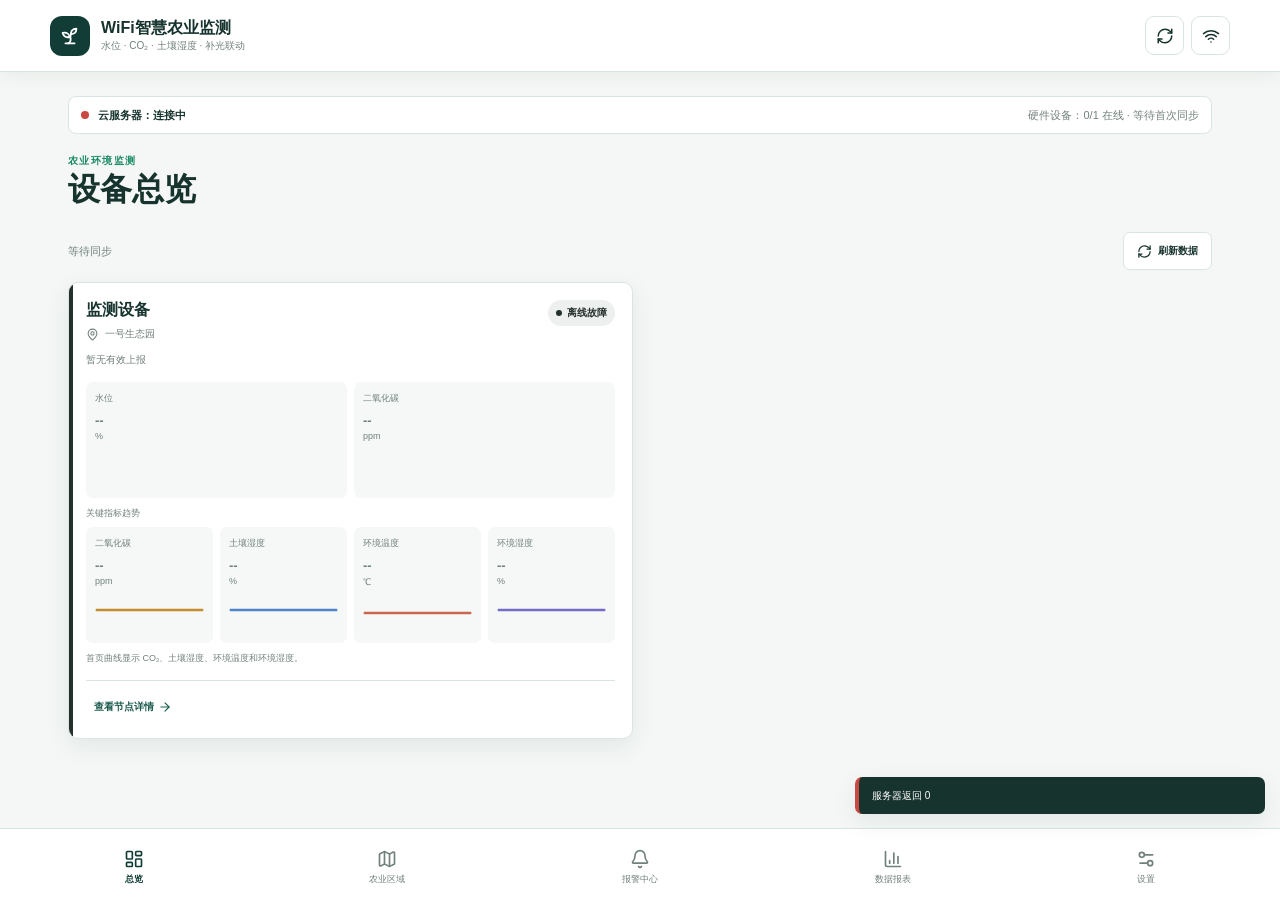
<file: app/index.html>
<!doctype html>
<html lang="zh-CN">
<head>
  <meta charset="utf-8">
  <meta name="viewport" content="width=device-width, initial-scale=1, maximum-scale=1, user-scalable=no, viewport-fit=cover">
  <meta name="theme-color" content="#123d36">
  <meta name="format-detection" content="telephone=no">
  <meta http-equiv="Content-Security-Policy" content="default-src 'self' data: blob:; script-src 'self'; style-src 'self' 'unsafe-inline'; img-src 'self' data: blob:; connect-src 'self' http://server.example.com:18127; object-src 'none'; base-uri 'none'; form-action 'self'">
  <title>WiFi智慧农业监测</title>
  <link rel="icon" href="./icon-agri.png">
  <link rel="stylesheet" href="./css/app.css?v=agri-control-20261024-03">
</head>
<body>
  <div id="app" class="app-shell">
    <header class="topbar">
      <div class="brand-mark"><i data-lucide="sprout"></i></div>
      <div class="brand-copy"><button class="brand-title" type="button" data-action="edit-app-title" aria-label="修改项目名称"><strong data-app-title>WiFi智慧农业监测</strong></button><span>水位 · CO₂ · 土壤湿度 · 补光联动</span></div>
      <div class="topbar-actions">
        <button class="icon-button" type="button" data-action="refresh" aria-label="刷新数据" title="刷新数据"><i data-lucide="refresh-cw"></i></button>
        <button class="icon-button" type="button" data-action="connection" aria-label="连接状态" title="连接状态"><i data-lucide="wifi"></i></button>
      </div>
    </header>

    <main id="view-root" class="view-root" tabindex="-1"></main>

    <nav class="bottom-nav" aria-label="主导航">
      <button type="button" data-nav="overview"><i data-lucide="layout-dashboard"></i><span>总览</span></button>
      <button type="button" data-nav="tunnel"><i data-lucide="map"></i><span>农业区域</span></button>
      <button type="button" data-nav="alerts" class="nav-alert"><i data-lucide="bell"></i><span>报警中心</span><b id="alert-count" class="nav-badge is-hidden">0</b></button>
      <button type="button" data-nav="reports"><i data-lucide="bar-chart-3"></i><span>数据报表</span></button>
      <button type="button" data-nav="settings"><i data-lucide="settings-2"></i><span>设置</span></button>
    </nav>
  </div>

  <div id="modal-root"></div>
  <div id="toast-root" class="toast-root" aria-live="polite"></div>

  <script src="./vendor/lucide.min.js"></script>
  <script src="./js/config.js?v=agri-control-20261024-03"></script>
  <script src="./js/store.js?v=agri-control-20261024-03"></script>
  <script src="./js/api.js?v=agri-control-20261024-03"></script>
  <script src="./js/app.js?v=agri-control-20261024-03"></script>
</body>
</html>
</file>
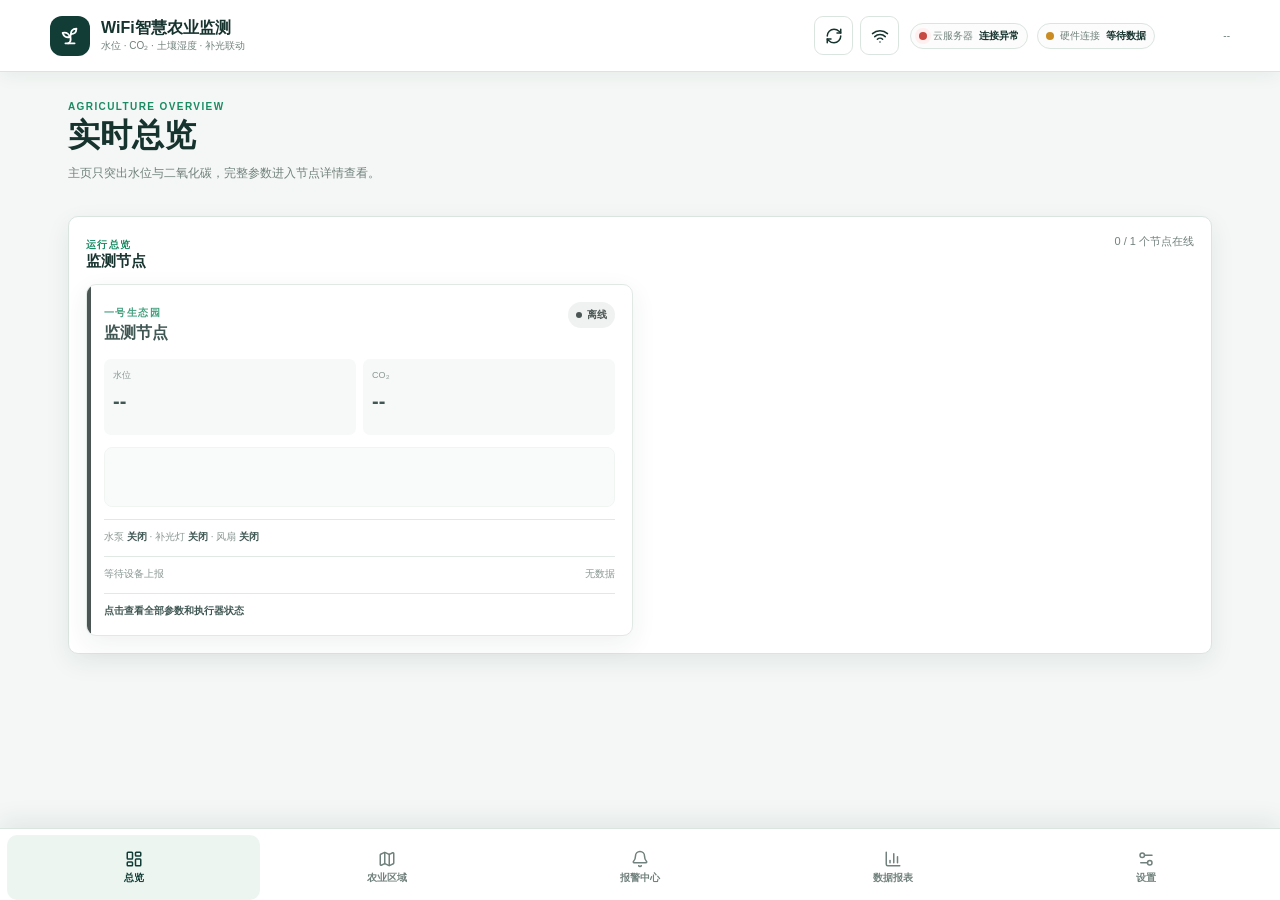
<file: cloud/web/index.html>
<!doctype html>
<html lang="zh-CN">
<head>
  <meta charset="utf-8">
  <meta name="viewport" content="width=device-width,initial-scale=1,maximum-scale=1,user-scalable=no,viewport-fit=cover">
  <meta name="theme-color" content="#123d36">
  <meta name="format-detection" content="telephone=no">
  <title>WiFi智慧农业监测</title>
  <link rel="icon" href="./icon-agri.png">
  <link rel="stylesheet" href="./styles.css">
</head>
<body>
  <div id="app" class="app-shell">
  <header class="topbar">
    <div class="brand-mark" aria-hidden="true"><i data-lucide="sprout"></i></div>
    <div class="brand-copy">
      <strong>WiFi智慧农业监测</strong>
      <span>水位 · CO₂ · 土壤湿度 · 补光联动</span>
    </div>
    <div class="topbar-actions">
      <button id="refreshTopButton" class="icon-button" type="button" aria-label="刷新数据" title="刷新数据"><i data-lucide="refresh-cw"></i></button>
      <button id="connectionTopButton" class="icon-button" type="button" aria-label="连接状态" title="连接状态"><i data-lucide="wifi"></i></button>
    </div>
    <div class="connection" aria-label="连接状态">
      <div class="connection-item">
        <span id="serverStatusDot" class="dot"></span>
        <span class="connection-label">云服务器</span>
        <strong id="serverStatusText">未连接</strong>
      </div>
      <div class="connection-item">
        <span id="hardwareStatusDot" class="dot"></span>
        <span class="connection-label">硬件连接</span>
        <strong id="hardwareStatusText">等待数据</strong>
      </div>
      <span id="serverClock" class="connection-time">--</span>
    </div>
  </header>

  <main class="page">
    <section class="panel config" hidden>
      <div class="panel-head"><div><span class="eyebrow">安全链路</span><h2>连接配置</h2></div><button id="connectButton" class="button primary">连接</button></div>
      <div class="config-grid">
        <label>服务器地址<input id="serverUrl" placeholder="http://server.example.com:18127"></label>
        <label>设备编号<input id="deviceId" value="WIFI_AGRI_001"></label>
        <label class="fixed-secret">管理令牌<input id="adminToken" type="password" autocomplete="off" readonly></label>
      </div>
    </section>

    <div class="view active" data-view="overview">
      <div class="page-heading">
        <div><span class="eyebrow">AGRICULTURE OVERVIEW</span><h1>实时总览</h1><p>主页只突出水位与二氧化碳，完整参数进入节点详情查看。</p></div>
      </div>
      <section class="summary">
        <div class="panel-head"><div><span class="eyebrow">运行总览</span><h2>监测节点</h2></div><span id="summaryText" class="muted">等待数据</span></div>
        <div id="nodeGrid" class="node-grid"></div>
      </section>
    </div>

    <div class="view" data-view="regions">
      <div class="page-heading">
        <div><span class="eyebrow">AGRICULTURE MAP</span><h1>农业区域</h1><p>节点颜色跟随在线、预警和报警状态变化。</p></div>
      </div>
      <section class="panel">
        <div class="panel-head"><div><span class="eyebrow">农业区域</span><h2>节点状态与完整数据</h2></div><span class="muted">状态随硬件上报更新</span></div>
        <div id="regionMap" class="region-map"></div>
      </section>
    </div>

    <div class="view" data-view="alerts">
      <div class="page-heading">
        <div><span class="eyebrow">ALERT CENTER</span><h1>报警中心</h1><p>按节点展示当前异常与历史报警记录。</p></div>
      </div>
      <section class="panel">
        <div class="panel-head"><div><span class="eyebrow">安全事件</span><h2>报警中心</h2></div><button id="allAlarmTest" class="button primary">全在线声光测试</button></div>
        <div id="alarmCenter" class="alarm-list"></div>
      </section>
      <section class="panel">
        <div class="panel-head"><div><span class="eyebrow">系统通知</span><h2>手机通知栏提醒</h2></div><button id="notifyButton" class="button">检查通知权限</button></div>
        <p id="notifyState" class="muted">报警状态首次变化时同步发送手机通知栏消息。</p>
      </section>
    </div>

    <div class="view" data-view="reports">
      <div class="page-heading">
        <div><span class="eyebrow">DATA REPORT</span><h1>数据报表</h1><p>统计水位、CO₂、土壤湿度、温湿度与光照历史样本。</p></div>
      </div>
      <section class="panel report">
        <div class="panel-head"><div><span class="eyebrow">历史统计</span><h2>数据报表</h2></div><span id="reportRange" class="muted">最近 600 条真实样本</span></div>
        <div id="reportGrid" class="report-grid"></div>
        <div class="stats-charts"><canvas id="barChart" height="190"></canvas><canvas id="pieChart" height="190"></canvas></div>
      </section>
    </div>

    <div class="view" data-view="settings">
      <div class="page-heading">
        <div><span class="eyebrow">SYSTEM SETTINGS</span><h1>控制设置</h1><p>远程测试执行器并维护各项报警阈值。</p></div>
      </div>
      <section class="panel">
        <div class="panel-head"><div><span class="eyebrow">远程执行</span><h2>继电器与报警阈值</h2></div><span class="muted">命令必须收到硬件确认才算成功</span></div>
        <div id="controlGrid" class="control-grid"></div>
      </section>
    </div>

    <section class="panel log-panel" hidden>
      <div class="panel-head"><div><span class="eyebrow">诊断</span><h2>通讯记录</h2></div><button id="clearLog" class="icon-button">×</button></div>
      <pre id="eventLog">等待连接</pre>
    </section>
  </main>
  <nav class="bottom-nav" aria-label="主导航">
    <button class="active" data-nav="overview"><i data-lucide="layout-dashboard"></i><span>总览</span></button>
    <button data-nav="regions"><i data-lucide="map"></i><span>农业区域</span></button>
    <button data-nav="alerts" class="nav-alert"><i data-lucide="bell"></i><span>报警中心</span><b id="alarmBadge" class="nav-badge" hidden>0</b></button>
    <button data-nav="reports"><i data-lucide="bar-chart-3"></i><span>数据报表</span></button>
    <button data-nav="settings"><i data-lucide="settings-2"></i><span>设置</span></button>
  </nav>
  </div>
  <div id="detailModal" class="modal" hidden>
    <div class="modal-card">
      <button id="closeDetail" class="modal-close" aria-label="关闭">×</button>
      <div id="detailContent"></div>
    </div>
  </div>
  <script src="./vendor/lucide.min.js"></script>
  <script src="./app.js"></script>
</body>
</html>
</file>
<file: app/css/app.css>
:root {
  --ink: #17332e;
  --muted: #71817d;
  --line: #dbe5e0;
  --paper: #f4f7f5;
  --surface: #ffffff;
  --deep: #123d36;
  --deep-2: #1d5c50;
  --mint: #dff2e9;
  --green: #1b8b64;
  --amber: #c98b22;
  --amber-soft: #fff5df;
  --red: #c84842;
  --red-soft: #fff0ef;
  --black: #24302e;
  --shadow: 0 8px 24px rgba(22, 55, 48, .08);
  --radius: 10px;
  --nav-h: 72px;
  --ease: cubic-bezier(.2,.8,.2,1);
  font-family: "Microsoft YaHei", "PingFang SC", Arial, sans-serif;
  color: var(--ink);
  background: var(--paper);
}

* { box-sizing: border-box; }
html, body { min-height: 100%; margin: 0; background: var(--paper); }
body { overflow-x: hidden; -webkit-tap-highlight-color: transparent; overscroll-behavior-y: none; background: var(--paper); }
button, input, select { font: inherit; }
button { cursor: pointer; }
button:disabled { cursor: not-allowed; opacity: .55; }
.is-hidden { display: none !important; }
.app-shell { min-height: 100vh; padding-bottom: var(--nav-h); }

.topbar { position: sticky; top: 0; z-index: 20; min-height: 72px; display: flex; align-items: center; gap: 11px; padding: 12px max(18px, calc((100vw - 1180px) / 2)); border-bottom: 1px solid var(--line); background: var(--surface); box-shadow: 0 5px 16px rgba(18,61,54,.05); }
.brand-mark { width: 40px; height: 40px; flex: 0 0 auto; display: grid; place-items: center; border-radius: 12px; background: var(--deep); color: #fff; }
.brand-mark svg { width: 22px; height: 22px; }
.brand-copy { min-width: 0; display: grid; gap: 2px; }
.brand-copy strong { font-size: 16px; line-height: 1.2; }
.brand-copy span { color: var(--muted); font-size: 10px; }
.brand-title { display: block; min-width: 0; margin: 0; padding: 0; border: 0; background: transparent; color: inherit; font: inherit; line-height: inherit; text-align: left; cursor: pointer; }
.brand-title:focus-visible { outline: 2px solid var(--deep-2); outline-offset: 3px; border-radius: 4px; }
.topbar-actions { display: flex; gap: 7px; margin-left: auto; }
.icon-button { width: 39px; height: 39px; display: inline-grid; place-items: center; padding: 0; border: 1px solid var(--line); border-radius: 9px; background: var(--surface); color: var(--ink); transition: border-color .18s var(--ease), background-color .18s var(--ease); }
.icon-button:hover { border-color: var(--deep-2); background: #f7faf8; }
.icon-button:active { background: #edf3f0; }
.icon-button svg { width: 18px; height: 18px; }
.icon-button.is-active { background: var(--deep); color: #fff; }

.view-root { width: min(1180px, 100%); margin: 0 auto; padding: 24px 18px 34px; }
.page-heading { display: flex; align-items: end; justify-content: space-between; gap: 14px; margin-bottom: 20px; }
.page-heading h1, .page-heading h2, .page-heading p { margin: 0; }
.page-heading h1 { font-size: 32px; letter-spacing: 0; }
.page-heading h2 { font-size: 20px; }
.page-heading p { margin-top: 6px; color: var(--muted); font-size: 12px; line-height: 1.5; }
.eyebrow { color: var(--green); font-size: 10px; font-weight: 800; letter-spacing: 1.4px; text-transform: uppercase; }
.muted { color: var(--muted); font-size: 11px; }
.section-title { display: flex; align-items: center; justify-content: space-between; gap: 12px; margin: 26px 0 12px; }
.section-title h2 { margin: 0; font-size: 16px; }
.section-title small { color: var(--muted); font-size: 10px; }

.connection-strip { display: flex; align-items: center; gap: 9px; min-height: 38px; margin-bottom: 16px; padding: 9px 12px; border: 1px solid var(--line); border-radius: 8px; background: var(--surface); color: var(--muted); font-size: 11px; }
.connection-strip strong { color: var(--ink); }
.connection-dot { width: 8px; height: 8px; flex: 0 0 auto; border-radius: 50%; background: var(--amber); }
.connection-dot.online { background: var(--green); box-shadow: 0 0 0 4px var(--mint); }
.connection-dot.error { background: var(--red); }
.connection-strip .last-update { margin-left: auto; white-space: nowrap; }

.stat-grid { display: grid; grid-template-columns: repeat(4, minmax(0, 1fr)); gap: 11px; }
.stat-card { min-width: 0; min-height: 112px; padding: 16px; border: 1px solid var(--line); border-radius: var(--radius); background: var(--surface); box-shadow: var(--shadow); transition: border-color .22s var(--ease), background-color .22s var(--ease); }
.stat-card:hover { border-color: #c9d8d0; background: #fbfcfb; }
.stat-card .stat-label { display: flex; align-items: center; justify-content: space-between; color: var(--muted); font-size: 11px; }
.stat-card .stat-label svg { width: 17px; height: 17px; color: var(--green); }
.stat-card strong { display: block; margin-top: 13px; font-size: 30px; line-height: 1; }
.stat-card small { display: block; margin-top: 8px; color: var(--muted); font-size: 10px; }
.stat-card.danger strong { color: var(--red); }
.stat-card.warning strong { color: var(--amber); }
.stat-card.dark strong { color: var(--black); }

.toolbar { display: flex; align-items: center; justify-content: space-between; gap: 12px; margin: 20px 0 12px; }
.segmented { display: inline-flex; min-height: 38px; padding: 3px; border: 1px solid var(--line); border-radius: 9px; background: var(--surface); }
.segmented button { min-width: 68px; padding: 0 12px; border: 0; border-radius: 6px; background: transparent; color: var(--muted); font-size: 11px; transition: color .18s var(--ease), background-color .18s var(--ease); }
.segmented button:active { background: #edf3f0; }
.segmented button.active { background: var(--deep); color: #fff; }
.text-button { padding: 4px 0; border: 0; background: transparent; color: var(--deep-2); font-size: 11px; font-weight: 700; }

.node-grid { display: grid; grid-template-columns: repeat(2, minmax(0, 1fr)); gap: 14px; }
.node-card { position: relative; min-width: 0; overflow: hidden; padding: 17px; border: 1px solid var(--line); border-radius: var(--radius); background: var(--surface); box-shadow: var(--shadow); transition: border-color .22s var(--ease), background-color .22s var(--ease); }
.node-card:hover { border-color: #c9d8d0; background: #fbfcfb; }
.node-card.status-danger { border-color: #efb6b1; }
.node-card.status-warning { border-color: #efd7a9; }
.node-card::before { position: absolute; inset: 0 auto 0 0; width: 4px; background: var(--green); content: ""; }
.node-card.status-warning::before { background: var(--amber); }
.node-card.status-danger::before { background: var(--red); }
.node-card.status-offline::before { background: var(--black); }
.node-head { display: flex; align-items: flex-start; justify-content: space-between; gap: 12px; }
.node-title { min-width: 0; }
.node-title button { max-width: 100%; overflow: hidden; padding: 0; border: 0; background: transparent; color: var(--ink); font-size: 16px; font-weight: 800; text-align: left; text-overflow: ellipsis; white-space: nowrap; }
.node-subtitle { display: flex; align-items: center; gap: 6px; margin-top: 6px; color: var(--muted); font-size: 10px; }
.node-subtitle svg { width: 13px; height: 13px; }
.status-pill { display: inline-flex; align-items: center; gap: 5px; min-height: 26px; flex: 0 0 auto; padding: 0 8px; border-radius: 999px; background: var(--mint); color: var(--green); font-size: 10px; font-weight: 800; }
.status-pill::before { width: 6px; height: 6px; border-radius: 50%; background: currentColor; content: ""; }
.status-pill.normal::before { box-shadow: 0 0 0 3px var(--mint); }
.status-pill.danger::before { box-shadow: 0 0 0 3px rgba(200,72,66,.14); }
.status-pill.warning { background: var(--amber-soft); color: var(--amber); }
.status-pill.danger { background: var(--red-soft); color: var(--red); }
.status-pill.offline { background: #edf0ef; color: var(--black); }
.node-age { margin-top: 12px; color: var(--muted); font-size: 10px; }
.metric-grid { display: grid; grid-template-columns: repeat(6, minmax(0, 1fr)); gap: 7px; margin-top: 15px; }
.metric-grid.primary-metrics { grid-template-columns: repeat(2, minmax(0, 1fr)); }
.node-trend-grid { display: grid; grid-template-columns: repeat(4, minmax(0, 1fr)); gap: 7px; margin-top: 9px; }
.node-trend-grid .trend-title { grid-column: 1 / -1; color: var(--muted); font-size: 9px; }
.metric { min-width: 0; min-height: 76px; padding: 9px 8px; border: 1px solid transparent; border-radius: 7px; background: #f5f8f6; transition: border-color .2s var(--ease), background-color .2s var(--ease), box-shadow .2s var(--ease); }
.metric:hover { border-color: #dce8e2; }
.metric.metric-danger { border-color: #f0b2ad; background: var(--red-soft); box-shadow: inset 0 0 0 1px rgba(200,72,66,.08); }
.metric.has-mini { min-height: 116px; }
.metric span, .metric small { display: block; color: var(--muted); font-size: 9px; }
.metric b { display: block; overflow: hidden; margin: 8px 0 3px; color: var(--ink); font-size: 16px; text-overflow: ellipsis; white-space: nowrap; }
.metric b.bad, .metric-value.bad, .info-row strong.bad { color: var(--red); }
.metric b.unavailable { color: var(--muted); font-size: 13px; }
.node-note { margin-top: 9px; color: var(--muted); font-size: 9px; line-height: 1.4; }
.mini-chart { display: block; width: 100%; height: 34px; margin-top: 7px; border-radius: 5px; opacity: .95; }
.node-footer { display: flex; align-items: center; justify-content: space-between; gap: 10px; margin-top: 15px; padding-top: 12px; border-top: 1px solid var(--line); }
.node-open { display: inline-flex; align-items: center; gap: 4px; padding: 7px 0 7px 8px; border: 0; background: transparent; color: var(--deep-2); font-size: 10px; font-weight: 800; }
.node-open svg { width: 14px; height: 14px; }

.empty-state { display: grid; place-items: center; min-height: 180px; padding: 22px; border: 1px dashed var(--line); border-radius: var(--radius); background: var(--surface); text-align: center; }
.empty-state svg { width: 28px; height: 28px; margin-bottom: 10px; color: var(--muted); }
.empty-state strong { font-size: 13px; }
.empty-state p { margin: 7px 0 0; color: var(--muted); font-size: 10px; }

.detail-back { display: inline-flex; align-items: center; gap: 6px; margin-bottom: 14px; padding: 0; border: 0; background: transparent; color: var(--deep-2); font-size: 11px; font-weight: 800; }
.detail-back svg { width: 16px; height: 16px; }
.detail-hero { display: flex; align-items: flex-start; justify-content: space-between; gap: 14px; padding: 19px; border-radius: var(--radius); background: var(--deep); color: #fff; box-shadow: 0 16px 36px rgba(18,61,54,.18); }
.detail-hero.status-danger { background: #6d2824; }
.detail-hero.status-warning { background: #6b501b; }
.detail-hero.status-offline { background: #303a37; }
.detail-hero h1 { margin: 6px 0 0; font-size: 25px; }
.detail-hero p { margin: 6px 0 0; color: #b9d6cc; font-size: 11px; }
.detail-hero .eyebrow { color: #9ed3bd; }
.detail-hero .status-pill { margin-top: 2px; background: rgba(255,255,255,.14); color: #c5f0dc; }
.detail-hero .status-pill.warning { color: #ffd990; }
.detail-hero .status-pill.danger { color: #ffc5c0; }
.detail-hero .status-pill.offline { color: #e3e8e6; }
.detail-metrics { display: grid; grid-template-columns: repeat(5, minmax(0, 1fr)); gap: 10px; margin-top: 14px; }
.detail-metric { min-height: 98px; padding: 14px; border: 1px solid var(--line); border-radius: var(--radius); background: var(--surface); box-shadow: 0 5px 16px rgba(22,55,48,.04); transition: border-color .22s var(--ease), background-color .22s var(--ease); }
.detail-metric:hover { border-color: #c9d8d0; background: #fbfcfb; }
.detail-metric.metric-danger { border-color: #efa9a4; background: var(--red-soft); }
.detail-metric span { color: var(--muted); font-size: 10px; }
.detail-metric strong { display: block; margin-top: 10px; font-size: 23px; }
.detail-metric small { display: block; margin-top: 5px; color: var(--muted); font-size: 9px; }

.panel { padding: 17px; border: 1px solid var(--line); border-radius: var(--radius); background: var(--surface); box-shadow: var(--shadow); }
.panel + .panel { margin-top: 14px; }
.panel-head { display: flex; align-items: flex-start; justify-content: space-between; gap: 14px; margin-bottom: 13px; }
.panel-head h2 { margin: 0; font-size: 15px; }
.panel-head p { margin: 5px 0 0; color: var(--muted); font-size: 10px; }
.chart-panel { overflow: hidden; }
.chart-live-dot { display: inline-flex; align-items: center; gap: 5px; padding: 5px 8px; border-radius: 999px; background: var(--mint); color: var(--green); font-size: 10px; font-weight: 800; }
.chart-live-dot::before { width: 6px; height: 6px; border-radius: 50%; background: currentColor; content: ""; }
.chart-tabs { display: flex; gap: 5px; margin-bottom: 11px; overflow-x: auto; scrollbar-width: none; -webkit-overflow-scrolling: touch; }
.chart-tabs::-webkit-scrollbar { display: none; }
.chart-tabs button { flex: 0 0 auto; min-height: 32px; padding: 0 11px; border: 1px solid var(--line); border-radius: 999px; background: var(--surface); color: var(--muted); font-size: 10px; transition: background-color .18s var(--ease), color .18s var(--ease), border-color .18s var(--ease); }
.chart-tabs button:active { background: #edf3f0; }
.chart-tabs button.active { border-color: var(--deep); background: var(--deep); color: #fff; }
.chart-wrap { position: relative; width: 100%; height: 286px; overflow: hidden; border: 1px solid #edf3f0; border-radius: 10px; background: #fbfcfb; }
.chart-wrap canvas { display: block; width: 100%; height: 100%; min-width: 0; }
.chart-empty { position: absolute; inset: 0; display: grid; place-items: center; color: var(--muted); font-size: 11px; pointer-events: none; background: rgba(251,252,251,.72); }

.two-column { display: grid; grid-template-columns: minmax(0, 1.2fr) minmax(300px, .8fr); gap: 14px; margin-top: 14px; }
.info-list { display: grid; gap: 0; }
.info-row { display: flex; align-items: flex-start; justify-content: space-between; gap: 14px; min-height: 41px; padding: 10px 0; border-bottom: 1px solid var(--line); font-size: 11px; }
.info-row:last-child { border-bottom: 0; }
.info-row span { color: var(--muted); }
.info-row strong { text-align: right; overflow-wrap: anywhere; }
.notice-line { display: flex; align-items: flex-start; gap: 9px; margin-top: 12px; padding: 10px; border-radius: 7px; background: var(--amber-soft); color: #795a20; font-size: 10px; line-height: 1.5; }
.notice-line svg { width: 15px; height: 15px; flex: 0 0 auto; }
.control-grid { display: grid; grid-template-columns: repeat(2, minmax(0, 1fr)); gap: 11px; }
.field-grid { display: grid; grid-template-columns: repeat(2, minmax(0, 1fr)); gap: 10px; }
.field { min-width: 0; }
.field label { display: block; margin-bottom: 5px; color: var(--muted); font-size: 10px; }
.field input, .field select { width: 100%; min-height: 40px; padding: 0 10px; border: 1px solid var(--line); border-radius: 7px; outline: none; background: #fbfcfb; color: var(--ink); font-size: 12px; }
.field input:focus, .field select:focus { border-color: var(--green); box-shadow: 0 0 0 3px var(--mint); }
.control-card { padding: 15px; border: 1px solid var(--line); border-radius: 8px; background: #fbfcfb; }
.control-card h3 { margin: 0; font-size: 13px; }
.control-card .control-meta { margin-top: 5px; color: var(--muted); font-size: 10px; }
.control-card .field-grid { margin-top: 13px; }
.button-row { display: flex; flex-wrap: wrap; gap: 7px; margin-top: 13px; }
.button { display: inline-flex; align-items: center; justify-content: center; gap: 6px; min-height: 38px; padding: 0 13px; border: 1px solid var(--line); border-radius: 7px; background: var(--surface); color: var(--ink); font-size: 10px; font-weight: 800; transition: background-color .18s var(--ease), border-color .18s var(--ease), color .18s var(--ease); touch-action: manipulation; }
.button:hover:not(:disabled) { border-color: var(--deep-2); background: #f7faf8; }
.button:active:not(:disabled) { background: #edf3f0; }
.button svg { width: 15px; height: 15px; }
.button.primary { border-color: var(--deep); background: var(--deep); color: #fff; }
.button.danger { border-color: var(--red); background: var(--red); color: #fff; }
.button.warning { border-color: var(--amber); color: #865d11; background: var(--amber-soft); }
.button.full { width: 100%; }
.command-state { display: flex; align-items: center; gap: 7px; min-height: 31px; margin-top: 11px; padding: 7px 9px; border-radius: 6px; background: #edf3f0; color: var(--muted); font-size: 10px; }
.command-state.pending { background: var(--amber-soft); color: #80601e; }
.command-state.ok { background: var(--mint); color: var(--green); }
.command-state.failed { background: var(--red-soft); color: var(--red); }
.command-state svg { width: 14px; height: 14px; }

.tunnel-map { position: relative; min-height: 360px; overflow: hidden; border: 1px solid var(--line); border-radius: 8px; background: #eef3f0; }
.tunnel-map svg { display: block; width: 100%; height: auto; min-height: 360px; }
.map-node { cursor: pointer; transform-box: fill-box; transform-origin: center; }
.map-node:hover circle.outer { stroke-width: 4; }
.map-node circle.outer { fill: #fff; stroke: var(--green); stroke-width: 3; }
.map-node circle.core { fill: var(--green); }
.map-node.warning circle.outer { stroke: var(--amber); }
.map-node.warning circle.core { fill: var(--amber); }
.map-node.danger circle.outer { stroke: var(--red); }
.map-node.danger circle.core { fill: var(--red); }
.map-node.danger circle.outer { stroke-width: 4; }
.map-node.offline circle.outer { stroke: var(--black); }
.map-node.offline circle.core { fill: var(--black); }
.map-node text { fill: var(--ink); font-family: inherit; font-size: 12px; font-weight: 800; }
.map-legend { display: flex; flex-wrap: wrap; gap: 12px; margin-top: 12px; color: var(--muted); font-size: 10px; }
.map-legend span { display: inline-flex; align-items: center; gap: 5px; }
.map-legend i { width: 8px; height: 8px; border-radius: 50%; background: var(--green); }
.map-legend i.warning { background: var(--amber); }
.map-legend i.danger { background: var(--red); }
.map-legend i.offline { background: var(--black); }
.map-note { margin-top: 12px; padding: 10px; border-left: 3px solid var(--deep-2); background: #edf5f1; color: var(--muted); font-size: 10px; line-height: 1.5; }

.alert-summary { display: grid; grid-template-columns: minmax(0, 1fr) auto; align-items: center; gap: 14px; padding: 16px; border-radius: var(--radius); background: var(--red-soft); }
.alert-summary h2 { margin: 0; color: var(--red); font-size: 17px; }
.alert-summary p { margin: 6px 0 0; color: #96524e; font-size: 10px; }
.alert-summary .button { border-color: var(--red); background: var(--red); color: #fff; }
.alert-list { display: grid; gap: 10px; }
.alert-item { display: grid; grid-template-columns: 34px minmax(0, 1fr) auto; align-items: start; gap: 10px; padding: 13px; border: 1px solid #f0d3d0; border-radius: 8px; background: var(--surface); }
.alert-icon { width: 34px; height: 34px; display: grid; place-items: center; border-radius: 50%; background: var(--red-soft); color: var(--red); }
.alert-icon svg { width: 17px; height: 17px; }
.alert-item strong, .alert-item small { display: block; }
.alert-item strong { font-size: 11px; }
.alert-item small { margin-top: 4px; color: var(--muted); font-size: 10px; line-height: 1.45; }
.alert-item time { color: var(--muted); font-size: 9px; white-space: nowrap; }

.setting-list { display: grid; gap: 10px; }
.setting-card { display: grid; grid-template-columns: 38px minmax(0, 1fr) auto; align-items: center; gap: 11px; padding: 13px; border: 1px solid var(--line); border-radius: 8px; background: var(--surface); }
.setting-icon { width: 35px; height: 35px; display: grid; place-items: center; border-radius: 8px; background: var(--mint); color: var(--green); }
.setting-icon svg { width: 17px; height: 17px; }
.setting-card strong, .setting-card small { display: block; }
.setting-card strong { font-size: 11px; }
.setting-card small { margin-top: 4px; color: var(--muted); font-size: 9px; line-height: 1.4; }
.setting-card .button { min-height: 32px; }

.report-grid { display: grid; grid-template-columns: repeat(2, minmax(0, 1fr)); gap: 11px; }
.report-card { padding: 14px; border: 1px solid var(--line); border-radius: 8px; background: var(--surface); }
.report-card h3 { margin: 0; font-size: 12px; }
.report-card strong { display: block; margin-top: 10px; font-size: 24px; }
.report-card small { display: block; margin-top: 4px; color: var(--muted); font-size: 9px; }
.report-summary-grid { grid-template-columns: repeat(4, minmax(0, 1fr)); }
.report-card.status-danger { border-color: #efb6b1; background: var(--red-soft); }
.report-card.status-warning { border-color: #efd7a9; background: var(--amber-soft); }
.report-visual-grid { display: grid; grid-template-columns: minmax(0, 1.15fr) minmax(320px, .85fr); gap: 14px; margin-top: 14px; }
.report-chart-card, .donut-card, .report-metrics-panel, .report-insight { min-width: 0; }
.report-bars { display: grid; gap: 13px; min-height: 168px; align-content: center; }
.report-bar-row { display: grid; grid-template-columns: 82px minmax(0, 1fr) 28px; align-items: center; gap: 10px; color: var(--muted); font-size: 10px; }
.report-bar-label { overflow: hidden; text-overflow: ellipsis; white-space: nowrap; }
.report-bar-track { height: 12px; overflow: hidden; border-radius: 4px; background: #edf1ef; }
.report-bar-track i { display: block; height: 100%; min-width: 4px; border-radius: inherit; transition: width .3s var(--ease); }
.report-bar-row b { color: var(--ink); font-size: 12px; text-align: right; font-variant-numeric: tabular-nums; }
.donut-layout { display: grid; grid-template-columns: 150px minmax(0, 1fr); align-items: center; gap: 18px; min-height: 168px; }
.donut-chart { position: relative; width: 148px; height: 148px; display: grid; place-items: center; border-radius: 50%; }
.donut-chart::after { position: absolute; inset: 20px; border-radius: 50%; background: var(--surface); content: ""; }
.donut-center { position: relative; z-index: 1; display: grid; justify-items: center; gap: 3px; }
.donut-center strong { color: var(--ink); font-size: 27px; line-height: 1; font-variant-numeric: tabular-nums; }
.donut-center span { color: var(--muted); font-size: 9px; }
.donut-legend { display: grid; gap: 10px; }
.donut-legend-row { display: flex; align-items: center; justify-content: space-between; gap: 9px; color: var(--muted); font-size: 10px; }
.donut-legend-row > span { display: inline-flex; align-items: center; gap: 7px; min-width: 0; }
.donut-legend-row i { width: 9px; height: 9px; flex: 0 0 auto; border-radius: 2px; }
.donut-legend-row strong { display: inline-flex; align-items: baseline; gap: 5px; color: var(--ink); font-size: 12px; font-variant-numeric: tabular-nums; }
.donut-legend-row small { margin: 0; color: var(--muted); font-size: 9px; font-weight: 400; }
.report-metrics-panel { margin-top: 14px; }
.metric-stat-grid { display: grid; grid-template-columns: repeat(5, minmax(0, 1fr)); gap: 9px; }
.metric-stat { min-width: 0; padding: 11px; border: 1px solid var(--line); border-radius: 7px; background: #fbfcfb; }
.metric-stat > span, .metric-stat > em { display: block; color: var(--muted); font-size: 9px; font-style: normal; }
.metric-stat > strong { display: block; overflow: hidden; margin: 8px 0 9px; color: var(--ink); font-size: 17px; text-overflow: ellipsis; white-space: nowrap; font-variant-numeric: tabular-nums; }
.metric-stat > div { display: flex; justify-content: space-between; gap: 5px; color: var(--muted); font-size: 9px; }
.metric-stat > em { margin-top: 9px; color: #8a9994; }
.report-node-section { margin-top: 8px; }
.report-node-grid { display: grid; grid-template-columns: repeat(2, minmax(0, 1fr)); gap: 11px; }
.node-report-card { min-width: 0; cursor: pointer; transition: border-color .2s var(--ease), background-color .2s var(--ease); }
.node-report-card:hover { border-color: #c9d8d0; background: #fbfcfb; }
.report-card-head { display: flex; align-items: flex-start; justify-content: space-between; gap: 10px; }
.report-card-head h3 { overflow: hidden; text-overflow: ellipsis; white-space: nowrap; }
.report-card-head small { overflow: hidden; margin-top: 4px; text-overflow: ellipsis; white-space: nowrap; }
.node-report-grid { display: grid; grid-template-columns: repeat(3, minmax(0, 1fr)); gap: 8px; margin-top: 14px; }
.node-report-grid > div { min-width: 0; padding: 8px; border-radius: 6px; background: #f5f8f6; }
.node-report-grid span { display: block; overflow: hidden; color: var(--muted); font-size: 9px; text-overflow: ellipsis; white-space: nowrap; }
.node-report-grid strong { display: block; overflow: hidden; margin-top: 5px; color: var(--ink); font-size: 13px; text-overflow: ellipsis; white-space: nowrap; font-variant-numeric: tabular-nums; }
.node-report-grid strong.bad { color: var(--red); }
.node-report-foot { display: block; margin-top: 12px; color: var(--muted); font-size: 9px; }
.report-insight { margin-top: 14px; }
.insight-grid { display: grid; grid-template-columns: repeat(3, minmax(0, 1fr)); gap: 9px; }
.insight-grid > div { padding: 11px; border: 1px solid var(--line); border-radius: 7px; background: #fbfcfb; }
.insight-grid span { display: block; color: var(--muted); font-size: 9px; }
.insight-grid strong { display: block; overflow: hidden; margin-top: 7px; color: var(--ink); font-size: 17px; text-overflow: ellipsis; white-space: nowrap; font-variant-numeric: tabular-nums; }
.empty-state.compact { min-height: 128px; border: 0; background: transparent; }
.bar-list { display: grid; gap: 9px; margin-top: 14px; }
.bar-row { display: grid; grid-template-columns: 78px minmax(0,1fr) 24px; align-items: center; gap: 8px; color: var(--muted); font-size: 9px; }
.bar-track { height: 7px; overflow: hidden; border-radius: 99px; background: #edf1ef; }
.bar-track i { display: block; height: 100%; min-width: 2px; border-radius: inherit; background: linear-gradient(90deg, var(--amber), var(--red)); }

.manual-control-grid { display: grid; grid-template-columns: repeat(2, minmax(0, 1fr)); gap: 9px; }
.manual-control-grid .button { min-height: 44px; }
.manual-control-grid .button.active { border-color: var(--green); background: var(--mint); color: var(--green); }
.actuator-summary { margin-top: 12px; }
.field-help { display: block; margin-top: 5px; color: var(--muted); font-size: 9px; line-height: 1.4; }
.preset-grid { display: grid; grid-template-columns: repeat(2, minmax(0, 1fr)); gap: 10px; }
.preset-scroll { display: grid; grid-template-columns: 1fr; gap: 10px; max-height: 365px; overflow-y: auto; padding: 2px 5px 2px 1px; overscroll-behavior: contain; scrollbar-width: thin; scrollbar-color: #a9c3b8 transparent; }
.preset-scroll:focus-visible { outline: 2px solid var(--green); outline-offset: 3px; }
.preset-card { min-width: 0; min-height: 112px; padding: 13px; border: 1px solid var(--line); border-radius: 8px; background: #fbfcfb; }
.preset-card > div:first-child strong, .preset-card > div:first-child small { display: block; }
.preset-card > div:first-child strong { font-size: 12px; }
.preset-card > div:first-child small { margin-top: 4px; color: var(--muted); font-size: 9px; line-height: 1.4; }
.preset-card > span { display: block; margin-top: 10px; color: var(--muted); font-size: 9px; line-height: 1.4; }
.preset-card .button-row { align-items: center; }
.preset-card .button { min-height: 31px; padding-inline: 9px; }
.preset-card .preset-badge { display: inline-flex; align-items: center; min-height: 26px; margin-top: 13px; padding: 0 7px; border-radius: 999px; background: var(--mint); color: var(--green); font-size: 9px; }

.modal-backdrop { position: fixed; z-index: 80; inset: 0; display: grid; place-items: center; padding: 18px; background: rgba(20, 40, 35, .48); }
.modal { width: min(100%, 460px); max-height: 90vh; overflow: hidden; border-radius: 11px; background: var(--surface); box-shadow: 0 16px 44px rgba(0,0,0,.18); }
.modal-head { display: flex; align-items: center; justify-content: space-between; gap: 10px; padding: 15px 17px; border-bottom: 1px solid var(--line); }
.modal-head h2 { margin: 0; font-size: 16px; }
.modal-body { max-height: calc(90vh - 124px); overflow-y: auto; padding: 17px; }
.modal-foot { display: flex; justify-content: flex-end; gap: 8px; padding: 12px 17px; border-top: 1px solid var(--line); background: #fafcfb; }
.modal-foot .button { min-width: 82px; }
.confirm-copy { margin: 0; color: var(--muted); font-size: 11px; line-height: 1.6; }

.toast-root { position: fixed; z-index: 100; right: 15px; bottom: calc(var(--nav-h) + 14px); left: 15px; display: grid; gap: 8px; pointer-events: none; }
.toast { width: min(100%, 410px); margin-left: auto; padding: 11px 13px; border-left: 4px solid var(--green); border-radius: 7px; background: var(--ink); color: #fff; box-shadow: var(--shadow); font-size: 10px; line-height: 1.5; }
.toast.error { border-color: var(--red); }
.toast.warning { border-color: var(--amber); }

.bottom-nav { position: fixed; z-index: 30; right: 0; bottom: 0; left: 0; height: calc(var(--nav-h) + env(safe-area-inset-bottom)); display: grid; grid-template-columns: repeat(5, 1fr); padding: 5px 7px env(safe-area-inset-bottom); border-top: 1px solid var(--line); background: var(--surface); }
.bottom-nav button { position: relative; min-width: 0; display: grid; place-content: center; justify-items: center; gap: 4px; border: 0; background: transparent; color: var(--muted); font-size: 9px; }
.bottom-nav button svg { width: 20px; height: 20px; }
.bottom-nav button.active { color: var(--deep); font-weight: 800; }
.bottom-nav button:active { color: var(--deep-2); }
.nav-badge { position: absolute; top: 3px; left: calc(50% + 8px); min-width: 16px; height: 16px; padding: 0 4px; border-radius: 99px; background: var(--red); color: #fff; font-size: 9px; line-height: 16px; }

@media (max-width: 850px) {
  .stat-grid { grid-template-columns: repeat(2, minmax(0, 1fr)); }
  .two-column { grid-template-columns: 1fr; }
  .metric-grid, .detail-metrics { grid-template-columns: repeat(3, minmax(0, 1fr)); }
  .node-trend-grid { grid-template-columns: repeat(2, minmax(0, 1fr)); }
  .report-summary-grid { grid-template-columns: repeat(2, minmax(0, 1fr)); }
  .report-visual-grid { grid-template-columns: 1fr; }
  .metric-stat-grid { grid-template-columns: repeat(3, minmax(0, 1fr)); }
}
@media (max-width: 620px) {
  .view-root { padding: 18px 13px 26px; }
  .topbar { padding-inline: 13px; }
  .brand-copy span { display: none; }
  .page-heading { align-items: flex-start; flex-direction: column; }
  .page-heading .button { width: 100%; }
  .page-heading h1 { font-size: 25px; }
  .node-grid, .control-grid { grid-template-columns: 1fr; }
  .metric-grid { grid-template-columns: repeat(2, minmax(0, 1fr)); gap: 6px; }
  .metric { padding-inline: 7px; }
  .metric b { font-size: 14px; }
  .detail-hero { padding: 16px; }
  .detail-hero h1 { font-size: 22px; }
  .detail-metrics { grid-template-columns: repeat(2, minmax(0, 1fr)); }
  .report-summary-grid, .report-node-grid { grid-template-columns: 1fr; }
  .donut-layout { grid-template-columns: 125px minmax(0, 1fr); gap: 13px; }
  .donut-chart { width: 122px; height: 122px; }
  .donut-chart::after { inset: 17px; }
  .metric-stat-grid { grid-template-columns: repeat(2, minmax(0, 1fr)); }
  .node-report-grid { grid-template-columns: repeat(2, minmax(0, 1fr)); }
  .insight-grid { grid-template-columns: 1fr; }
  .report-bar-row { grid-template-columns: 70px minmax(0, 1fr) 24px; gap: 7px; }
  .alert-summary { grid-template-columns: 1fr; }
  .summary-actions { margin-top: 0; }
  .summary-actions .button { flex: 1 1 140px; }
  .chart-wrap { height: 258px; margin-inline: 0; }
  .tunnel-map, .tunnel-map svg { min-height: 290px; }
  .setting-card { grid-template-columns: 34px minmax(0,1fr); }
  .setting-card .button { grid-column: 2; justify-self: start; }
  .preset-grid, .manual-control-grid { grid-template-columns: 1fr; }
  .preset-scroll { grid-template-columns: 1fr; max-height: 465px; }
  .alert-item { grid-template-columns: 34px minmax(0,1fr); }
  .alert-item time { grid-column: 2; }
  .modal-backdrop { align-items: end; padding: 0; }
  .modal { width: 100%; max-height: 93vh; border-radius: 12px 12px 0 0; }
  .modal-body { max-height: calc(93vh - 124px); }
  .modal-foot .button { flex: 1; }
}
@media (max-width: 370px) {
  .stat-card { padding: 13px; }
  .stat-card strong { font-size: 26px; }
  .metric-grid { grid-template-columns: repeat(2, minmax(0, 1fr)); }
  .detail-hero { display: block; }
  .detail-hero .status-pill { margin-top: 12px; }
}

@media (prefers-reduced-motion: reduce) {
  *, *::before, *::after { animation-duration: .01ms !important; animation-iteration-count: 1 !important; scroll-behavior: auto !important; transition-duration: .01ms !important; }
}
</file>
<file: cloud/web/styles.css>
:root {
  --ink: #17332e;
  --muted: #71817d;
  --line: #dbe5e0;
  --paper: #f4f7f5;
  --surface: #ffffff;
  --deep: #123d36;
  --deep-2: #1d5c50;
  --mint: #dff2e9;
  --green: #1b8b64;
  --amber: #c98b22;
  --amber-soft: #fff5df;
  --red: #c84842;
  --red-soft: #fff0ef;
  --blue: #477ec8;
  --shadow: 0 8px 24px rgba(22, 55, 48, .08);
  --radius: 10px;
  --nav-h: 72px;
  --ease: cubic-bezier(.2,.8,.2,1);
  font-family: "Microsoft YaHei", "PingFang SC", Arial, sans-serif;
}

* { box-sizing: border-box; }
html, body { min-height: 100%; margin: 0; background: var(--paper); color: var(--ink); }
body { overflow-x: hidden; -webkit-tap-highlight-color: transparent; overscroll-behavior-y: none; }
button, input, select { font: inherit; }
button { cursor: pointer; }
button:disabled { cursor: not-allowed; opacity: .55; }
h1, h2, h3, p { margin: 0; }
.app-shell { min-height: 100vh; padding-bottom: var(--nav-h); }
.is-hidden { display: none !important; }

.topbar {
  position: sticky;
  top: 0;
  z-index: 20;
  min-height: 72px;
  display: flex;
  align-items: center;
  gap: 11px;
  padding: 12px max(18px, calc((100vw - 1180px) / 2));
  border-bottom: 1px solid var(--line);
  background: rgba(255,255,255,.98);
  box-shadow: 0 5px 16px rgba(18,61,54,.05);
}
.brand-mark {
  width: 40px;
  height: 40px;
  flex: 0 0 auto;
  display: grid;
  place-items: center;
  border-radius: 12px;
  background: var(--deep);
  color: #fff;
}
.brand-mark svg { width: 22px; height: 22px; }
.brand-copy { min-width: 0; display: grid; gap: 2px; }
.brand-copy strong { font-size: 16px; line-height: 1.2; }
.brand-copy span { color: var(--muted); font-size: 10px; }
.topbar-actions { display: flex; gap: 7px; margin-left: auto; }
.icon-button {
  width: 39px;
  height: 39px;
  display: inline-grid;
  place-items: center;
  padding: 0;
  border: 1px solid var(--line);
  border-radius: 9px;
  background: var(--surface);
  color: var(--ink);
  transition: border-color .18s var(--ease), background-color .18s var(--ease);
}
.icon-button:hover { border-color: var(--deep-2); background: #f7faf8; }
.icon-button svg { width: 18px; height: 18px; }

.connection {
  display: flex;
  align-items: center;
  gap: 9px;
  max-width: 430px;
  flex-wrap: wrap;
  justify-content: flex-end;
  color: var(--muted);
  font-size: 10px;
}
.connection-item { display: inline-flex; align-items: center; gap: 6px; padding: 5px 8px; border: 1px solid var(--line); border-radius: 999px; background: #fbfcfb; }
.connection-label { color: var(--muted); }
.connection-item strong { color: var(--ink); font-size: 10px; }
.connection-time { min-width: 66px; text-align: right; }
.dot { width: 8px; height: 8px; flex: 0 0 auto; border-radius: 50%; background: var(--amber); }
.dot.online { background: var(--green); box-shadow: 0 0 0 4px var(--mint); }
.dot.warning { background: var(--amber); box-shadow: 0 0 0 4px var(--amber-soft); }
.dot.error { background: var(--red); box-shadow: 0 0 0 4px var(--red-soft); }

.page { width: min(1180px, 100%); margin: 0 auto; padding: 24px 18px 34px; }
.view { display: none; gap: 14px; }
.view.active { display: grid; }
.page-heading { display: flex; align-items: end; justify-content: space-between; gap: 14px; margin-bottom: 20px; }
.page-heading h1 { font-size: 32px; letter-spacing: 0; }
.page-heading p { margin-top: 6px; color: var(--muted); font-size: 12px; line-height: 1.5; }
.eyebrow { color: var(--green); font-size: 10px; font-weight: 800; letter-spacing: 1.4px; text-transform: uppercase; }
.muted { color: var(--muted); font-size: 11px; }

.panel, .summary {
  padding: 17px;
  border: 1px solid var(--line);
  border-radius: var(--radius);
  background: var(--surface);
  box-shadow: var(--shadow);
}
.panel + .panel { margin-top: 14px; }
.panel-head { display: flex; align-items: flex-start; justify-content: space-between; gap: 14px; margin-bottom: 13px; }
.panel-head h2 { margin: 0; font-size: 15px; }
.panel-head p { margin: 5px 0 0; color: var(--muted); font-size: 10px; }

.config, .log-panel { display: none !important; }
.config-grid { display: grid; grid-template-columns: 1.1fr .8fr 1fr; gap: 10px; }
.fixed-secret { display: none; }
label { display: grid; gap: 5px; color: var(--muted); font-size: 10px; }
input, select {
  width: 100%;
  min-height: 40px;
  padding: 0 10px;
  border: 1px solid var(--line);
  border-radius: 7px;
  outline: none;
  background: #fbfcfb;
  color: var(--ink);
  font-size: 12px;
}
input:focus, select:focus { border-color: var(--green); box-shadow: 0 0 0 3px var(--mint); }

.button {
  display: inline-flex;
  align-items: center;
  justify-content: center;
  gap: 6px;
  min-height: 38px;
  padding: 0 13px;
  border: 1px solid var(--line);
  border-radius: 7px;
  background: var(--surface);
  color: var(--ink);
  font-size: 10px;
  font-weight: 800;
  transition: background-color .18s var(--ease), border-color .18s var(--ease), color .18s var(--ease);
  touch-action: manipulation;
}
.button:hover:not(:disabled) { border-color: var(--deep-2); background: #f7faf8; }
.button.primary { border-color: var(--deep); background: var(--deep); color: #fff; }
.button.danger { border-color: var(--red); background: var(--red); color: #fff; }
.button.warning { border-color: var(--amber); color: #865d11; background: var(--amber-soft); }
.button.active { border-color: var(--green); background: var(--mint); color: var(--green); }

.node-grid { display: grid; grid-template-columns: repeat(2, minmax(0, 1fr)); gap: 14px; }
.node-card {
  position: relative;
  min-width: 0;
  overflow: hidden;
  padding: 17px;
  border: 1px solid var(--line);
  border-radius: var(--radius);
  background: var(--surface);
  box-shadow: var(--shadow);
  cursor: pointer;
  transition: border-color .22s var(--ease), background-color .22s var(--ease), transform .22s var(--ease);
}
.node-card:hover { border-color: #c9d8d0; background: #fbfcfb; transform: translateY(-1px); }
.node-card::before { position: absolute; inset: 0 auto 0 0; width: 4px; background: var(--green); content: ""; }
.node-card.warning::before, .node-card.status-warning::before { background: var(--amber); }
.node-card.danger::before, .node-card.status-danger::before { background: var(--red); }
.node-card.offline::before, .node-card.status-offline::before { background: #24302e; }
.node-card.danger, .node-card.status-danger { border-color: #efb6b1; }
.node-card.warning, .node-card.status-warning { border-color: #efd7a9; }
.node-card.offline { opacity: .82; }
.node-head { display: flex; align-items: flex-start; justify-content: space-between; gap: 12px; margin-bottom: 12px; }
.node-head strong { display: block; margin-top: 3px; font-size: 16px; }
.node-head h3 { font-size: 16px; }
.state, .status-pill {
  display: inline-flex;
  align-items: center;
  gap: 5px;
  min-height: 26px;
  flex: 0 0 auto;
  padding: 0 8px;
  border-radius: 999px;
  background: var(--mint);
  color: var(--green);
  font-size: 10px;
  font-weight: 800;
}
.state::before, .status-pill::before { width: 6px; height: 6px; border-radius: 50%; background: currentColor; content: ""; }
.state.warning, .status-pill.warning { background: var(--amber-soft); color: var(--amber); }
.state.danger, .status-pill.danger { background: var(--red-soft); color: var(--red); }
.state.offline, .status-pill.offline { background: #edf0ef; color: #24302e; }

.metric-grid { display: grid; grid-template-columns: repeat(2, minmax(0, 1fr)); gap: 7px; margin-top: 15px; }
.metric {
  min-width: 0;
  min-height: 76px;
  padding: 9px 8px;
  border: 1px solid transparent;
  border-radius: 7px;
  background: #f5f8f6;
}
.metric.bad, .metric.metric-danger { border-color: #f0b2ad; background: var(--red-soft); color: var(--red); }
.metric span, .metric small { display: block; color: var(--muted); font-size: 9px; }
.metric b { display: block; overflow: hidden; margin: 8px 0 3px; color: var(--ink); font-size: 20px; text-overflow: ellipsis; white-space: nowrap; }
.metric.bad b { color: var(--red); }
.node-foot { display: flex; align-items: center; justify-content: space-between; gap: 10px; flex-wrap: wrap; margin-top: 12px; padding-top: 10px; border-top: 1px solid var(--line); color: var(--muted); font-size: 10px; }
.node-foot b { color: var(--ink); }

.charts, .control-grid, .region-cards { display: grid; grid-template-columns: repeat(2, minmax(0, 1fr)); gap: 11px; }
.chart-card { overflow: hidden; padding: 13px; border: 1px solid #edf3f0; border-radius: 10px; background: #fbfcfb; }
.chart-title { margin-bottom: 8px; color: var(--muted); font-size: 10px; font-weight: 700; }
canvas { display: block; width: 100%; min-width: 0; }
.mini-trend {
  margin-top: 12px;
  overflow: hidden;
  border: 1px solid #edf3f0;
  border-radius: 8px;
  background: #f8fbf9;
}
.mini-trend canvas { height: 58px; }
.agri-map { position: relative; min-height: 360px; overflow: hidden; border: 1px solid var(--line); border-radius: 8px; background: #eef3f0; }
.agri-map svg { display: block; width: 100%; height: auto; min-height: 360px; }
.map-node { cursor: pointer; transform-box: fill-box; transform-origin: center; }
.map-node circle.outer { fill: #fff; stroke: var(--green); stroke-width: 3; }
.map-node circle.core { fill: var(--green); }
.map-node.warning circle.outer { stroke: var(--amber); }
.map-node.warning circle.core { fill: var(--amber); }
.map-node.danger circle.outer { stroke: var(--red); stroke-width: 4; }
.map-node.danger circle.core { fill: var(--red); }
.map-node.offline circle.outer { stroke: #24302e; }
.map-node.offline circle.core { fill: #24302e; }
.map-node text { fill: var(--ink); font-family: inherit; font-size: 12px; font-weight: 800; }
.map-legend { display: flex; flex-wrap: wrap; gap: 12px; margin-top: 12px; color: var(--muted); font-size: 10px; }
.map-legend span { display: inline-flex; align-items: center; gap: 5px; }
.map-legend i { width: 8px; height: 8px; border-radius: 50%; background: var(--green); }
.map-legend i.warning { background: var(--amber); }
.map-legend i.danger { background: var(--red); }
.map-legend i.offline { background: #24302e; }
.map-note { margin-top: 12px; padding: 10px; border-left: 3px solid var(--deep-2); background: #edf5f1; color: var(--muted); font-size: 10px; line-height: 1.5; }

.region-node {
  position: relative;
  padding: 17px;
  border: 1px solid var(--line);
  border-radius: var(--radius);
  background:
    linear-gradient(135deg, rgba(223,242,233,.9), rgba(255,255,255,.95)),
    repeating-linear-gradient(45deg, transparent 0 20px, rgba(27,139,100,.04) 20px 40px);
  box-shadow: var(--shadow);
}
.region-node.danger { border-color: #efb6b1; background: var(--red-soft); }
.region-node.warning { border-color: #efd7a9; background: var(--amber-soft); }
.region-node.offline { opacity: .86; }
.full-metrics { display: grid; grid-template-columns: repeat(3, minmax(0, 1fr)); gap: 7px; margin-top: 13px; }
.full-metrics .metric b { font-size: 16px; }
.detail-actions { display: flex; flex-wrap: wrap; gap: 7px; margin-top: 13px; }

.alarm-list { display: grid; gap: 10px; }
.alarm-item {
  display: grid;
  grid-template-columns: minmax(0, 1fr) auto;
  align-items: start;
  gap: 10px;
  padding: 13px;
  border: 1px solid #f0d3d0;
  border-radius: 8px;
  background: var(--surface);
}
.alarm-item.active { background: var(--red-soft); border-color: #efb6b1; }
.alarm-item strong { display: block; font-size: 13px; }
.alarm-item span { display: block; margin-top: 5px; color: var(--muted); font-size: 10px; }
.alarm-item time { color: var(--muted); font-size: 10px; white-space: nowrap; }
.empty { display: grid; place-items: center; min-height: 130px; padding: 22px; border: 1px dashed var(--line); border-radius: var(--radius); background: var(--surface); color: var(--muted); text-align: center; font-size: 11px; }

.control-card { padding: 15px; border: 1px solid var(--line); border-radius: 8px; background: #fbfcfb; }
.control-head { display: flex; align-items: flex-start; justify-content: space-between; gap: 10px; }
.control-head strong { font-size: 13px; }
.relay-row { display: flex; flex-wrap: wrap; gap: 7px; margin-top: 13px; }
.threshold-grid { display: grid; grid-template-columns: repeat(3, minmax(0, 1fr)); gap: 8px; margin-top: 13px; }
.threshold-actions { display: flex; flex-wrap: wrap; gap: 7px; margin-top: 13px; }

.report-grid { display: grid; grid-template-columns: repeat(3, minmax(0, 1fr)); gap: 9px; }
.stat { min-height: 76px; padding: 11px; border-radius: 7px; background: #f5f8f6; }
.stat span { display: block; color: var(--muted); font-size: 9px; }
.stat b { display: block; margin-top: 8px; font-size: 18px; }
.stats-charts { display: grid; grid-template-columns: 1.15fr .85fr; gap: 11px; margin-top: 14px; }

.bottom-nav {
  position: fixed;
  z-index: 30;
  left: 0;
  right: 0;
  bottom: 0;
  height: calc(var(--nav-h) + env(safe-area-inset-bottom));
  display: grid;
  grid-template-columns: repeat(5, 1fr);
  padding: 6px 7px env(safe-area-inset-bottom);
  border-top: 1px solid var(--line);
  background: rgba(255,255,255,.97);
  box-shadow: 0 -8px 24px rgba(22,55,48,.08);
}
.bottom-nav button {
  position: relative;
  display: grid;
  place-items: center;
  align-content: center;
  gap: 3px;
  border: 0;
  border-radius: 10px;
  background: transparent;
  color: var(--muted);
  font-size: 10px;
  font-weight: 800;
}
.bottom-nav button.active { background: #edf5f1; color: var(--deep); }
.bottom-nav svg { width: 18px; height: 18px; }
.nav-badge {
  position: absolute;
  top: 5px;
  right: 18%;
  min-width: 17px;
  height: 17px;
  padding: 0 4px;
  border-radius: 10px;
  background: var(--red);
  color: #fff;
  font-size: 10px;
  line-height: 17px;
}

.modal { position: fixed; z-index: 80; inset: 0; display: grid; place-items: center; padding: 18px; background: rgba(16,34,29,.52); }
.modal[hidden] { display: none; }
.modal-card { position: relative; width: min(900px, 100%); max-height: 88vh; overflow: auto; border-radius: 18px; background: #fff; padding: 22px; box-shadow: 0 24px 70px rgba(0,0,0,.22); }
.modal-close { position: absolute; top: 10px; right: 12px; border: 0; background: transparent; color: var(--muted); font-size: 28px; cursor: pointer; }
.detail-title { padding-right: 36px; }
.detail-title h2 { margin-top: 5px; font-size: 22px; }
.detail-chart-group {
  margin-top: 16px;
  padding-top: 14px;
  border-top: 1px solid var(--line);
}
.detail-charts {
  display: grid;
  grid-template-columns: repeat(2, minmax(0, 1fr));
  gap: 11px;
}
.detail-charts .wide { grid-column: 1 / -1; }

@media (max-width: 860px) {
  .topbar { align-items: flex-start; flex-wrap: wrap; padding: 12px 14px; }
  .topbar-actions { margin-left: auto; }
  .connection { width: 100%; max-width: none; justify-content: flex-start; }
  .page { padding: 18px 12px 26px; }
  .page-heading h1 { font-size: 27px; }
  .node-grid, .charts, .control-grid, .region-cards, .stats-charts, .detail-charts { grid-template-columns: 1fr; }
  .detail-charts .wide { grid-column: auto; }
  .full-metrics, .threshold-grid, .report-grid { grid-template-columns: repeat(2, minmax(0, 1fr)); }
}

@media (max-width: 450px) {
  .brand-copy strong { font-size: 14px; }
  .brand-copy span { max-width: 190px; overflow: hidden; text-overflow: ellipsis; white-space: nowrap; }
  .page-heading h1 { font-size: 24px; }
  .panel, .summary { padding: 14px; }
  .metric-grid, .full-metrics, .threshold-grid, .report-grid { grid-template-columns: repeat(2, minmax(0, 1fr)); }
  .metric b { font-size: 17px; }
  .bottom-nav button { font-size: 9px; }
}
</file>
